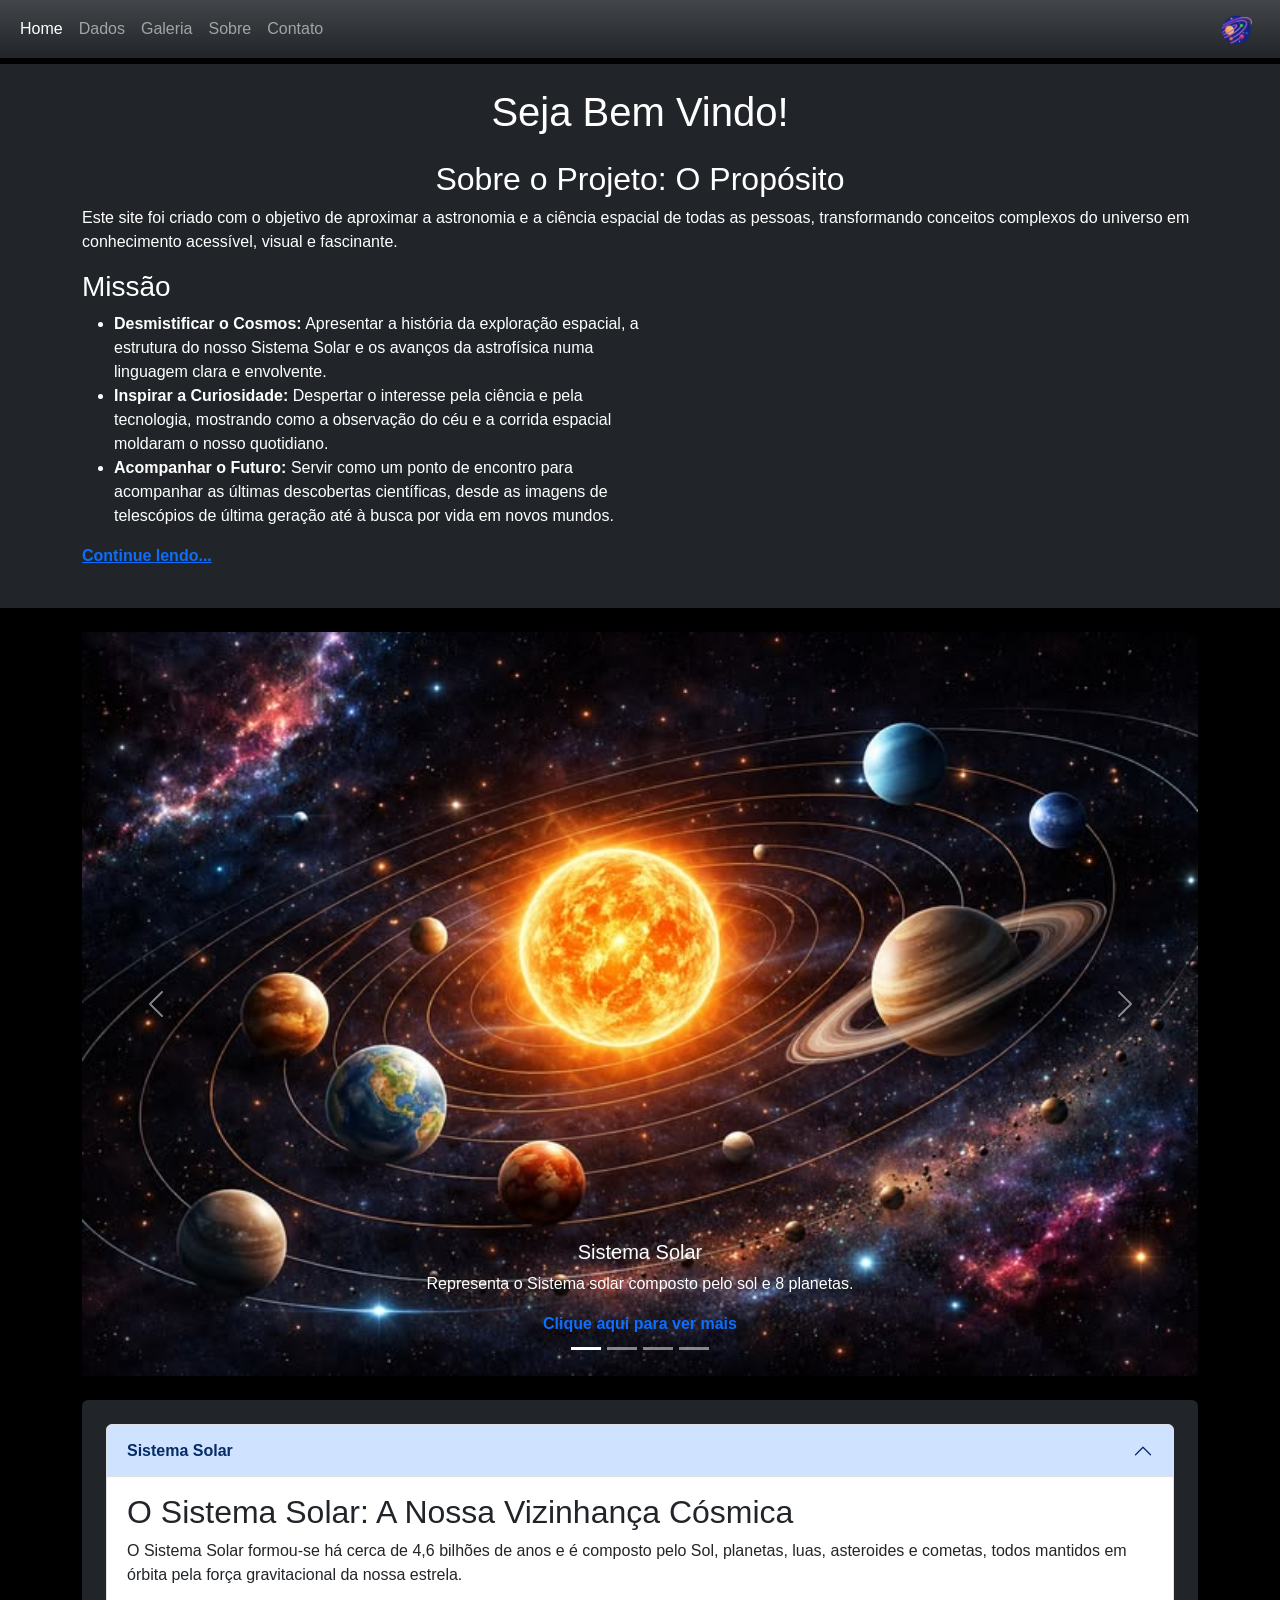
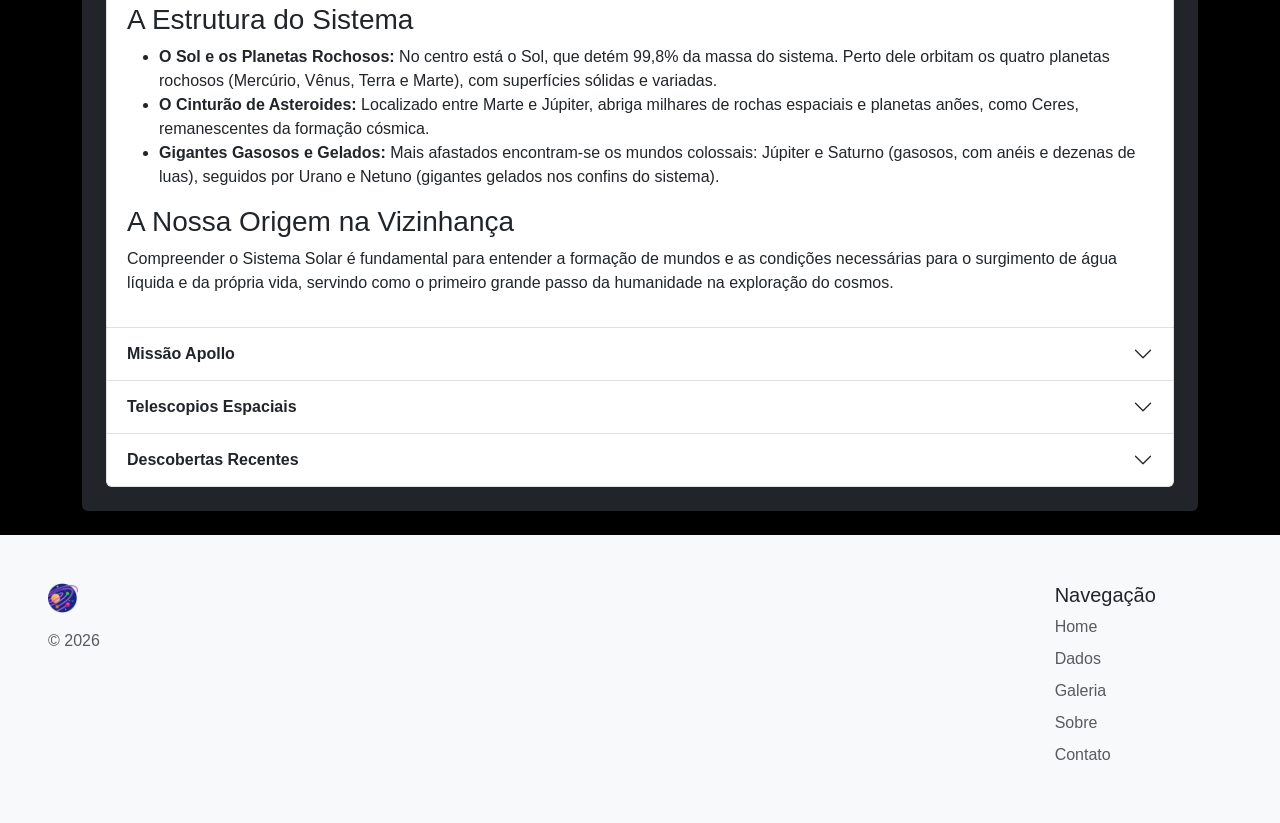
<file: index.html>
<!doctype html>
<html lang="en">

<head>
    <meta charset="utf-8">
    <meta name="viewport" content="width=device-width, initial-scale=1">
    <title>HOME</title>
    <link href="https://cdn.jsdelivr.net/npm/bootstrap@5.3.3/dist/css/bootstrap.min.css" rel="stylesheet"
        integrity="sha384-QWTKZyjpPEjISv5WaRU9OFeRpok6YctnYmDr5pNlyT2bRjXh0JMhjY6hW+ALEwIH" crossorigin="anonymous">
    <link rel="stylesheet" href="./css/style.css">
</head>

<body>
    <header class="fixed-top">
        <nav class="navbar navbar-expand-md navbar-dark bg-dark bg-gradient">
            <div class="container-fluid">
                <button class="navbar-toggler" type="button" data-bs-toggle="collapse" data-bs-target="#navbarCollapse"
                    aria-controls="navbarCollapse" aria-expanded="false" aria-label="Toggle navigation">
                    <span class="navbar-toggler-icon"></span>
                </button>
                <div class="collapse navbar-collapse" id="navbarCollapse">
                    <ul class="navbar-nav me-auto mb-md-0">
                        <li class="nav-item">
                            <a class="nav-link active" aria-current="page" href="index.html">Home</a>
                        </li>
                        <li class="nav-item">
                            <a class="nav-link" href="dados.html">Dados</a>
                        </li>
                        <li class="nav-item">
                            <a class="nav-link" href="galeria.html">Galeria</a>
                        </li>
                        <li class="nav-item">
                            <a class="nav-link" href="sobre.html">Sobre</a>
                        </li>
                        <li class="nav-item">
                            <a class="nav-link" href="contato.html">Contato</a>
                        </li>
                    </ul>
                </div>
                <a class="navbar-brand justify-content-end" href="index.html">
                    <img src="./image/galaxia.png" width="30" height="30">
                </a>
            </div>
        </nav>
    </header>
    <main class="mt-5 pt-3">
        <section class="text-white bg-dark">
            <div class="container py-4">
                <h1 class="text-center mb-4">Seja Bem Vindo!</h1>
                <h2 class="text-center">Sobre o Projeto: O Propósito</h2>
                <p>
                    Este site foi criado com o objetivo de aproximar a astronomia e a ciência espacial de todas as
                    pessoas, transformando conceitos complexos do universo em conhecimento acessível, visual e
                    fascinante.
                </p>
                <div class="col-lg-6 px-0">
                    <h3>Missão</h3>
                    <ul>
                        <li>
                            <strong>Desmistificar o Cosmos:</strong> Apresentar a história da exploração espacial, a
                            estrutura do nosso Sistema Solar e os avanços da astrofísica numa linguagem clara e
                            envolvente.
                        </li>
                        <li>
                            <strong>Inspirar a Curiosidade:</strong> Despertar o interesse pela ciência e pela
                            tecnologia, mostrando como a observação do céu e a corrida espacial moldaram o nosso
                            quotidiano.
                        </li>
                        <li>
                            <strong>Acompanhar o Futuro:</strong> Servir como um ponto de encontro para acompanhar as
                            últimas descobertas científicas, desde as imagens de telescópios de última geração até à
                            busca por vida em novos mundos.
                        </li>
                    </ul>
                    <p>
                        <a href="#secao_1" class="fw-bold">Continue lendo...</a>
                    </p>
                </div>
            </div>
        </section>
        <section id="carouselExampleCaptions" class="carousel slide container mt-4">
            <div class="carousel-indicators">
                <button type="button" data-bs-target="#carouselExampleCaptions" data-bs-slide-to="0" class="active"
                    aria-current="true" aria-label="Slide 1"></button>
                <button type="button" data-bs-target="#carouselExampleCaptions" data-bs-slide-to="1"
                    aria-label="Slide 2"></button>
                <button type="button" data-bs-target="#carouselExampleCaptions" data-bs-slide-to="2"
                    aria-label="Slide 3"></button>
                <button type="button" data-bs-target="#carouselExampleCaptions" data-bs-slide-to="3"
                    aria-label="Slide 4"></button>
            </div>
            <div class="carousel-inner">
                <div class="carousel-item active">
                    <img src="./image/sistema-solar.jpg" class="d-block w-100">
                    <div class="carousel-caption d-none d-md-block">
                        <h5>Sistema Solar</h5>
                        <p>Representa o Sistema solar composto pelo sol e 8 planetas.</p>
                        <a class="text-decoration-none fw-bold" href="#secao_1">Clique aqui para ver mais</a>
                    </div>
                </div>
                <div class="carousel-item">
                    <img src="./image/missao-apollo.jpg" class="d-block w-100">
                    <div class="carousel-caption d-none d-md-block">
                        <h5>Missao Apollo</h5>
                        <p>Missao historico do homem na lua</p>
                        <a class="text-decoration-none fw-bold" href="#secao_2">Clique aqui para ver mais</a>
                    </div>
                </div>
                <div class="carousel-item">
                    <img src="./image/telescopio.jpg" class="d-block w-100">
                    <div class="carousel-caption d-none d-md-block">
                        <h5>Telescopio Espacial</h5>
                        <p>Telescopios para observação do espaço.</p>
                        <a class="text-decoration-none fw-bold" href="#secao_3">Clique aqui para ver mais</a>
                    </div>
                </div>
                <div class="carousel-item">
                    <img src="./image/buraco-negro.jpg" class="d-block w-100">
                    <div class="carousel-caption d-none d-md-block">
                        <h5>Descobertas Recentes</h5>
                        <p>Descobertas visuais recentes de um buraco negro.</p>
                        <a class="text-decoration-none fw-bold" href="#secao_4">Clique aqui para ver mais</a>
                    </div>
                </div>
            </div>
            <button class="carousel-control-prev" type="button" data-bs-target="#carouselExampleCaptions"
                data-bs-slide="prev">
                <span class="carousel-control-prev-icon" aria-hidden="true"></span>
                <span class="visually-hidden">Previous</span>
            </button>
            <button class="carousel-control-next" type="button" data-bs-target="#carouselExampleCaptions"
                data-bs-slide="next">
                <span class="carousel-control-next-icon" aria-hidden="true"></span>
                <span class="visually-hidden">Next</span>
            </button>
        </section>
        <section class="container">
            <div class="p-4 mt-4 rounded bg-dark">
                <div class="accordion" id="accordionExample">
                    <div class="accordion-item" id="secao_1">
                        <h2 class="accordion-header">
                            <button class="accordion-button" type="button" data-bs-toggle="collapse"
                                data-bs-target="#collapseOne" aria-expanded="true" aria-controls="collapseOne">
                                <strong>Sistema Solar</strong>
                            </button>
                        </h2>
                        <div id="collapseOne" class="accordion-collapse collapse show"
                            data-bs-parent="#accordionExample">
                            <div class="accordion-body">
                                <h2>O Sistema Solar: A Nossa Vizinhança Cósmica</h2>
                                <p>
                                    O Sistema Solar formou-se há cerca de 4,6 bilhões de anos e é composto pelo Sol,
                                    planetas, luas, asteroides e cometas, todos mantidos em órbita pela força
                                    gravitacional
                                    da nossa estrela.
                                </p>
                                <h3>A Estrutura do Sistema</h3>
                                <ul>
                                    <li>
                                        <strong>O Sol e os Planetas Rochosos:</strong> No centro está o Sol, que detém
                                        99,8%
                                        da massa do sistema. Perto dele orbitam os quatro planetas rochosos (Mercúrio,
                                        Vênus, Terra e Marte), com superfícies sólidas e variadas.
                                    </li>
                                    <li>
                                        <strong>O Cinturão de Asteroides:</strong> Localizado entre Marte e Júpiter,
                                        abriga
                                        milhares de rochas espaciais e planetas anões, como Ceres, remanescentes da
                                        formação
                                        cósmica.
                                    </li>
                                    <li>
                                        <strong>Gigantes Gasosos e Gelados:</strong> Mais afastados encontram-se os
                                        mundos
                                        colossais: Júpiter e Saturno (gasosos, com anéis e dezenas de luas), seguidos
                                        por
                                        Urano e Netuno (gigantes gelados nos confins do sistema).
                                    </li>
                                </ul>
                                <h3>A Nossa Origem na Vizinhança</h3>
                                <p>
                                    Compreender o Sistema Solar é fundamental para entender a formação de mundos e as
                                    condições necessárias para o surgimento de água líquida e da própria vida, servindo
                                    como
                                    o primeiro grande passo da humanidade na exploração do cosmos.

                                </p>
                            </div>
                        </div>
                    </div>
                    <div class="accordion-item" id="secao_2">
                        <h2 class="accordion-header">
                            <button class="accordion-button collapsed" type="button" data-bs-toggle="collapse"
                                data-bs-target="#collapseTwo" aria-expanded="false" aria-controls="collapseTwo">
                                <strong>Missão Apollo</strong>
                            </button>
                        </h2>
                        <div id="collapseTwo" class="accordion-collapse collapse" data-bs-parent="#accordionExample">
                            <div class="accordion-body">
                                <h2>O Programa Apollo: A Conquista da Lua</h2>
                                <p>
                                    O Programa Apollo foi um dos marcos mais extraordinários da história da humanidade.
                                    Desenvolvido pela NASA entre 1961 e 1972, o projeto nasceu no auge da Corrida
                                    Espacial
                                    com o objetivo ousado de pousar seres humanos na Lua e trazê-los em segurança de
                                    volta à
                                    Terra.
                                </p>
                                <h3>Principais Marcos Históricos</h3>
                                <ul>
                                    <li>
                                        <strong>Apollo 11 (1969):</strong> Em 20 de julho de 1969, o módulo lunar Eagle
                                        pousou na superfície lunar. Neil Armstrong e Buzz Aldrin tornaram-se os
                                        primeiros
                                        humanos a caminhar na Lua, eternizando a frase: "Um pequeno passo para o homem,
                                        um
                                        salto gigante para a humanidade".
                                    </li>
                                    <li>
                                        <strong>O Foguetão Saturn V:</strong> Para vencer a gravidade da Terra, os
                                        engenheiros criaram o Saturn V, o foguetão mais potente alguma vez construído
                                        com
                                        sucesso até então, com mais de 110 metros de altura.
                                    </li>
                                    <li>
                                        <strong>Ciência e Exploração:</strong> Ao longo de seis missões bem-sucedidas,
                                        12
                                        astronautas caminharam no solo lunar. Eles realizaram experiências científicas,
                                        instalaram sismógrafos e recolheram mais de 380 kg de rochas e poeira lunar para
                                        estudo.
                                    </li>
                                </ul>
                                <h3>O Legado para o Futuro</h3>
                                <p>
                                    O sucesso do Programa Apollo revolucionou a tecnologia global, impulsionando avanços
                                    na
                                    informática, ciência de materiais e engenharia aerospacial.

                                    Mais do que uma vitória técnica, a missão provou que a humanidade pode alcançar
                                    horizontes além do seu próprio planeta. Hoje, o legado da Apollo inspira o programa
                                    Artemis, que prepara o regresso do ser humano à Lua e a futura exploração de Marte.
                                </p>
                            </div>
                        </div>
                    </div>
                    <div class="accordion-item" id="secao_3">
                        <h2 class="accordion-header">
                            <button class="accordion-button collapsed" type="button" data-bs-toggle="collapse"
                                data-bs-target="#collapseThree" aria-expanded="false" aria-controls="collapseThree">
                                <strong>Telescopios Espaciais</strong>
                            </button>
                        </h2>
                        <div id="collapseThree" class="accordion-collapse collapse" data-bs-parent="#accordionExample">
                            <div class="accordion-body">
                                <h2>Os Telescópios Espaciais: Janelas para o Cosmos Profundo</h2>
                                <p>
                                    A atmosfera da Terra é essencial para a vida, mas para os astrónomos, ela funciona
                                    como
                                    um verdadeiro filtro que bloqueia ou distorce a luz que vem das estrelas e galáxias
                                    distantes. Para superar esta barreira, a humanidade colocou os seus olhos mais
                                    potentes
                                    em órbita ao redor da Terra, inaugurando uma nova era de descobertas astronómicas
                                    livres
                                    de interferências atmosféricas.
                                </p>
                                <h3>Os Grandes Observatórios do Espaço</h3>
                                <ul>
                                    <li>
                                        <strong>O Telescópio Espacial Hubble (1990):</strong> Verdadeiro ícone da
                                        ciência
                                        moderna, o Hubble revolucionou a astronomia ao capturar imagens de alta
                                        resolução no
                                        espectro visível e ultravioleta. Ele ajudou a calcular com precisão a idade e a
                                        expansão do universo, além de revelar detalhes impressionantes de nebulosas,
                                        galáxias distantes e buracos negros.
                                    </li>
                                    <li>
                                        <strong>O Telescópio Espacial James Webb (2021):</strong> O observatório
                                        espacial
                                        mais poderoso já construído. O James Webb opera primariamente no infravermelho,
                                        permitindo-lhe espreitar através de nuvens densas de poeira cósmica. Ele é capaz
                                        de
                                        capturar a luz das primeiras galáxias formadas após o Big Bang e estudar as
                                        atmosferas de exoplanetas em detalhe inédito.
                                    </li>
                                    <li>
                                        <strong>Telescópios Especializados (Chandra e Spitzer):</strong> Além da luz
                                        visível, instrumentos dedicados a capturar raios X, raios gama e radiação
                                        infravermelha permitiram aos cientistas observar os fenómenos mais energéticos e
                                        violentos do universo, como supernovas e colisões de estrelas de neutrões.
                                    </li>
                                </ul>
                                <h3>O Impacto na Nossa Compreensão do Universo</h3>
                                <p>
                                    Graças aos telescópios espaciais, a nossa visão do cosmos mudou radicalmente.
                                    Deixámos
                                    de ver o céu apenas como pontos luminosos estáticos e passámos a compreender um
                                    universo
                                    dinâmico, em expansão, repleto de sistemas planetários, buracos negros supermassivos
                                    e
                                    estruturas galácticas colossais.

                                    Estes observatórios orbitais continuam a alargar os limites do conhecimento humano,
                                    aproximando-nos cada vez mais de responder à eterna pergunta: Quais são as origens
                                    do
                                    universo e estamos sozinhos nele?
                                </p>
                            </div>
                        </div>
                    </div>
                    <div class="accordion-item" id="secao_4">
                        <h2 class="accordion-header">
                            <button class="accordion-button collapsed" type="button" data-bs-toggle="collapse"
                                data-bs-target="#collapseFour" aria-expanded="false" aria-controls="collapseFour">
                                <strong>Descobertas Recentes</strong>
                            </button>
                        </h2>
                        <div id="collapseFour" class="accordion-collapse collapse" data-bs-parent="#accordionExample">
                            <div class="accordion-body">
                                <h2>Descobertas Recentes: Os Novos Horizontes da Astronomia</h2>
                                <p>
                                    A astronomia vive atualmente a sua era de ouro. Com o avanço tecnológico de
                                    supercomputadores, interferômetros terrestres e observatórios espaciais de última
                                    geração, a humanidade tem testemunhado revelações científicas que pareciam
                                    impossíveis
                                    há poucas décadas.
                                </p>
                                <h3>O Marco Histórico: A Primeira Foto de um Buraco Negro</h3>
                                <p>
                                    Um dos momentos mais emblemáticos da ciência moderna foi a revelação da primeira
                                    fotografia direta de um buraco negro, capturada pelo Event Horizon Telescope (EHT).
                                <ul>
                                    <li>
                                        <strong>O Gigante de Messier 87 (M87*):</strong> Em 2019, a colaboração
                                        internacional divulgou a imagem da silhueta escura de um buraco negro
                                        supermassivo
                                        no centro da galáxia M87, cercado por um anel brilhante de plasma superaquecido.
                                    </li>
                                    <li>
                                        <strong>O Coração da Via Láctea (Sagitário A*):</strong> Em 2022, o mesmo feito
                                        foi
                                        repetido com sucesso para fotografar o buraco negro supermassivo localizado bem
                                        no
                                        centro da nossa própria galáxia, provando que estes monstros gravitacionais são
                                        reais e comuns no universo.
                                    </li>
                                </ul>
                                </p>
                                <h3>A Era dos Exoplanetas e Mundos Habitáveis</h3>
                                <p>
                                    A busca por planetas fora do nosso Sistema Solar explodiu nos últimos anos. Os
                                    cientistas já confirmaram a existência de milhares de exoplanetas.
                                <ul>
                                    <li>
                                        <strong>Zonas Habitáveis:</strong> Telescópios avançados conseguem hoje detetar
                                        mundos rochosos do tamanho da Terra orbitando outras estrelas a dezenas ou
                                        centenas
                                        de anos-luz, avaliando se encontram na "zona habitável" (onde a água líquida
                                        pode
                                        existir).
                                    </li>
                                    <li>
                                        <strong>Análise Atmosférica:</strong> Com o auxílio do Telescópio James Webb,
                                        astrónomos começaram a analisar a composição química das atmosferas de
                                        exoplanetas à
                                        procura de bioassinaturas — gases que possam indicar a presença de vida.
                                    </li>
                                </ul>
                                </p>
                                <h3>Ondas Gravitacionais: Ouvindo o Universo</h3>
                                <p>
                                    Além de enxergar o cosmos através da luz, a humanidade aprendeu a "ouvir" o espaço.
                                    A
                                    deteção de ondas gravitacionais — pequenas ondulações no tecido do espaço-tempo
                                    previstas por Albert Einstein — abriu um novo sentido para a astrofísica. Hoje,
                                    cientistas conseguem registar o violento eco cósmico gerado pela colisão de buracos
                                    negros e estrelas de neutrões a milhares de milhões de anos-luz de distância.

                                    Estas descobertas recentes mostram que o universo é muito mais dinâmico, misterioso
                                    e
                                    surpreendente do que imaginávamos, redefinindo constantemente o lugar da humanidade
                                    no
                                    cosmos.
                                </p>
                            </div>
                        </div>
                    </div>
                </div>
            </div>
        </section>
    </main>
    <footer>
        <div class="p-5 mt-4 bg-light">
            <div class="row">
                <div class="col-sm-10">
                    <a href="index.html" class="col-1 text-decoration-none">
                        <img src="./image/galaxia.png" width="30" height="30">
                    </a>
                    <p class="mt-3 text-body-secondary">© 2026</p>
                </div>
                <div class="col-sm-2">
                    <h5>Navegação</h5>
                    <ul class="nav flex-column">
                        <li class="col-sm-1 nav-item mb-2">
                            <a href="index.html" class="nav-link p-0 text-body-secondary">Home</a>
                        </li>
                        <li class="col-sm-1 nav-item mb-2">
                            <a href="dados.html" class="nav-link p-0 text-body-secondary">Dados</a>
                        </li>
                        <li class="col-sm-1 nav-item mb-2">
                            <a href="galeria.html" class="nav-link p-0 text-body-secondary">Galeria</a>
                        </li>
                        <li class="col-sm-1 nav-item mb-2">
                            <a href="sobre.html" class="nav-link p-0 text-body-secondary">Sobre</a>
                        </li>
                        <li class="col-sm-1 nav-item mb-2">
                            <a href="contato.html" class="nav-link p-0 text-body-secondary">Contato</a>
                        </li>
                    </ul>
                </div>
            </div>
        </div>
    </footer>
    <script src="https://cdn.jsdelivr.net/npm/bootstrap@5.3.3/dist/js/bootstrap.bundle.min.js"
        integrity="sha384-YvpcrYf0tY3lHB60NNkmXc5s9fDVZLESaAA55NDzOxhy9GkcIdslK1eN7N6jIeHz"
        crossorigin="anonymous"></script>
</body>

</html>
</file>
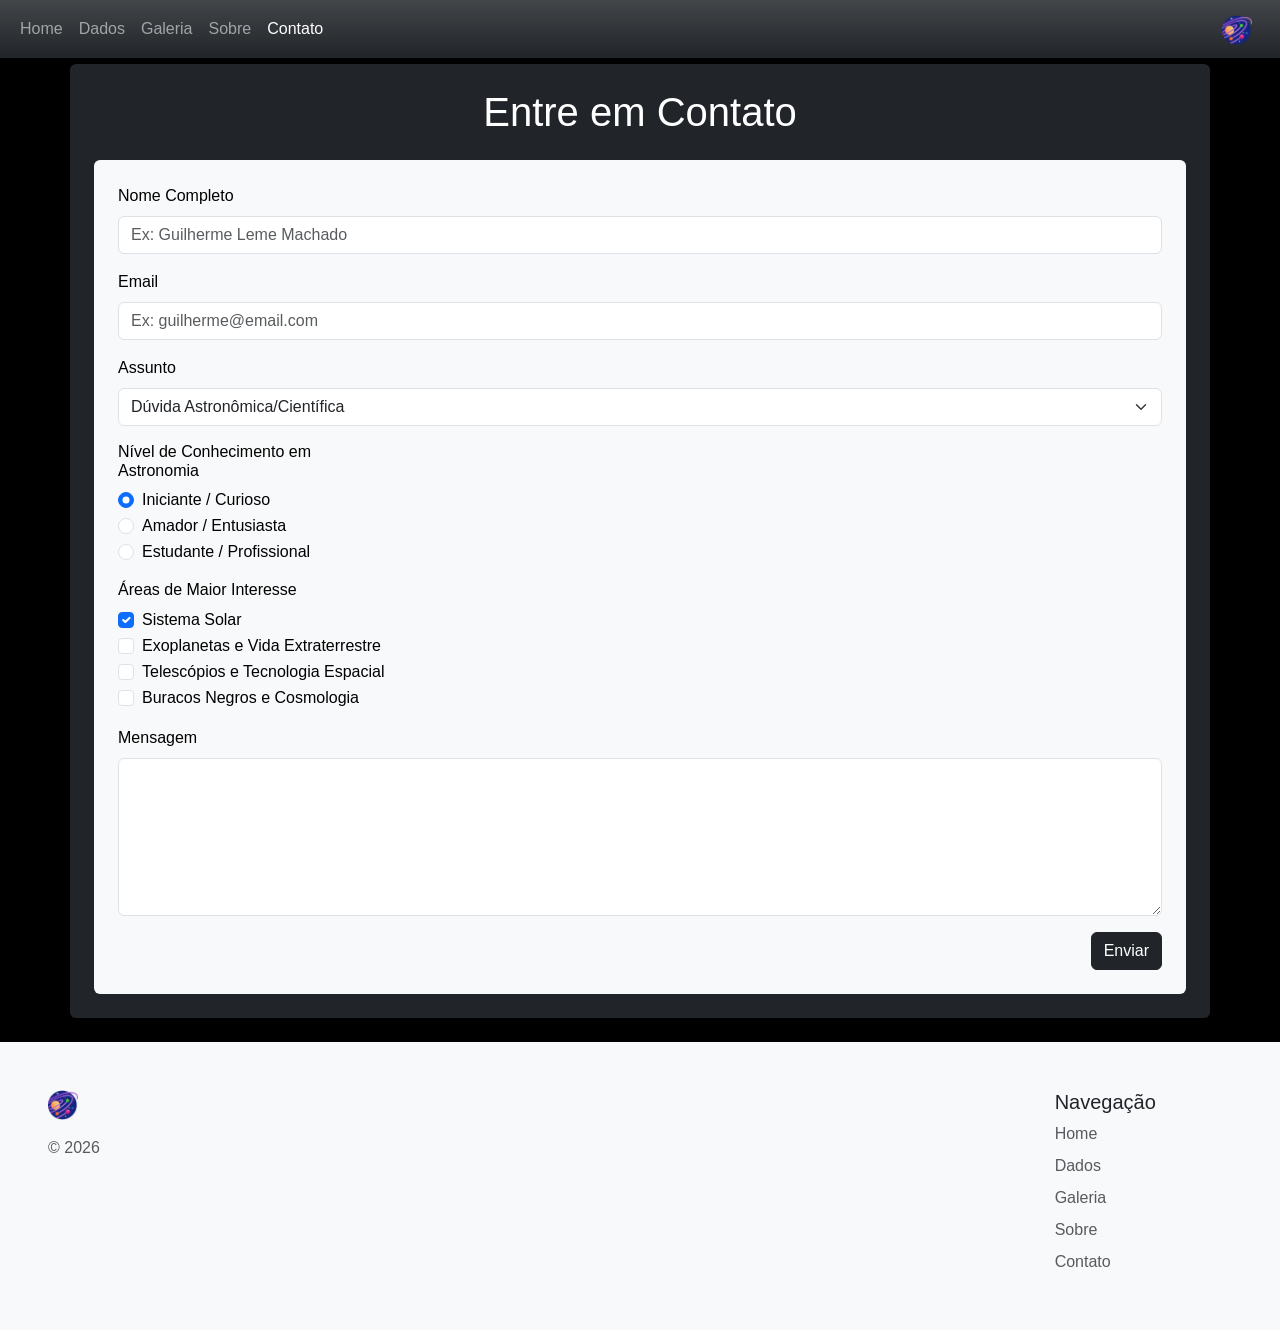
<file: contato.html>
<!doctype html>
<html lang="en">

<head>
    <meta charset="utf-8">
    <meta name="viewport" content="width=device-width, initial-scale=1">
    <title>CONTATO</title>
    <link href="https://cdn.jsdelivr.net/npm/bootstrap@5.3.8/dist/css/bootstrap.min.css" rel="stylesheet"
        integrity="sha384-sRIl4kxILFvY47J16cr9ZwB07vP4J8+LH7qKQnuqkuIAvNWLzeN8tE5YBujZqJLB" crossorigin="anonymous">
    <link rel="stylesheet" href="./css/style.css">
</head>

<body>
    <header class="fixed-top">
        <nav class="navbar navbar-expand-md navbar-dark bg-dark bg-gradient">
            <div class="container-fluid">
                <button class="navbar-toggler" type="button" data-bs-toggle="collapse" data-bs-target="#navbarCollapse"
                    aria-controls="navbarCollapse" aria-expanded="false" aria-label="Toggle navigation">
                    <span class="navbar-toggler-icon"></span>
                </button>
                <div class="collapse navbar-collapse" id="navbarCollapse">
                    <ul class="navbar-nav me-auto mb-md-0">
                        <li class="nav-item">
                            <a class="nav-link" href="index.html">Home</a>
                        </li>
                        <li class="nav-item">
                            <a class="nav-link" href="dados.html">Dados</a>
                        </li>
                        <li class="nav-item">
                            <a class="nav-link" href="galeria.html">Galeria</a>
                        </li>
                        <li class="nav-item">
                            <a class="nav-link" href="sobre.html">Sobre</a>
                        </li>
                        <li class="nav-item">
                            <a class="nav-link active" aria-current="page" href="contato.html">Contato</a>
                        </li>
                    </ul>
                </div>
                <a class="navbar-brand justify-content-end" href="index.html">
                    <img src="./image/galaxia.png" width="30" height="30">
                </a>
            </div>
        </nav>
    </header>
    <main class="container mt-5 pt-3">
        <section class="row">
            <form class="col-12 p-4 text-white rounded bg-dark">
                <h1 class="text-center">Entre em Contato</h1>
                <div class="mt-4 p-4 rounded text-black bg-light">
                    <div class="mb-3">
                        <label for="nome" class="form-label">Nome Completo</label>
                        <input type="text" class="form-control" id="nome" placeholder="Ex: Guilherme Leme Machado"
                            required>
                    </div>
                    <div class="mb-3">
                        <label for="email" class="form-label">Email</label>
                        <input type="email" class="form-control" id="email" placeholder="Ex: guilherme@email.com"
                            required>
                    </div>
                    <div class="mb-3">
                        <label for="assunto" class="form-label">Assunto</label>
                        <select class="form-select" id="assunto">
                            <option selected value="1">Dúvida Astronômica/Científica</option>
                            <option value="2">Sugestão de Conteúdo para o Site</option>
                            <option value="3">Reportar Erro ou Correção</option>
                            <option value="4">Parcerias ou Projetos Acadêmicos</option>
                            <option value="5">Outro Assunto</option>
                        </select>
                    </div>
                    <div class="col-sm-3 mb-3">
                        <h6>Nível de Conhecimento em Astronomia</h6>
                        <div class="form-check mt-2">
                            <input type="radio" class="form-check-input" name="conhecimento" id="radio_1" checked>
                            <label for="radio_1" class="form-check-label">
                                Iniciante / Curioso
                            </label>
                        </div>
                        <div class="form-check">
                            <input type="radio" class="form-check-input" name="conhecimento" id="radio_2">
                            <label for="radio_2" class="form-check-label">
                                Amador / Entusiasta
                            </label>
                        </div>
                        <div class="form-check">
                            <input type="radio" class="form-check-input" name="conhecimento" id="radio_3">
                            <label for="radio_3" class="form-check-label">
                                Estudante / Profissional
                            </label>
                        </div>
                    </div>
                    <div class="col-sm-4 mb-3">
                        <h6>Áreas de Maior Interesse</h6>
                        <div class="form-check mt-2">
                            <input type="checkbox" class="form-check-input" id="checkbox_1" checked>
                            <label for="checkbox_1" class="form-check-label">
                                Sistema Solar
                            </label>
                        </div>
                        <div class="form-check">
                            <input type="checkbox" class="form-check-input" id="checkbox_2">
                            <label for="checkbox_2" class="form-check-label">
                                Exoplanetas e Vida Extraterrestre
                            </label>
                        </div>
                        <div class="form-check">
                            <input type="checkbox" class="form-check-input" id="checkbox_3">
                            <label for="checkbox_3" class="form-check-label">
                                Telescópios e Tecnologia Espacial
                            </label>
                        </div>
                        <div class="form-check">
                            <input type="checkbox" class="form-check-input" id="checkbox_4">
                            <label for="checkbox_4" class="form-check-label">
                                Buracos Negros e Cosmologia
                            </label>
                        </div>
                    </div>
                    <div class="mb-3">
                        <label for="mensagem" class="form-label">Mensagem</label>
                        <textarea class="form-control" id="mensagem" rows="6" required></textarea>
                    </div>
                    <div class="col-sm-12 text-end">
                        <button class="btn btn-dark" type="submit">Enviar</button>
                    </div>
                </div>
            </form>
        </section>
    </main>
    <footer>
        <div class="p-5 mt-4 bg-light">
            <div class="row">
                <div class="col-sm-10">
                    <a href="index.html" class="col-1 text-decoration-none">
                        <img src="./image/galaxia.png" width="30" height="30">
                    </a>
                    <p class="mt-3 text-body-secondary">© 2026</p>
                </div>
                <div class="col-sm-2">
                    <h5>Navegação</h5>
                    <ul class="nav flex-column">
                        <li class="col-sm-1 nav-item mb-2">
                            <a href="index.html" class="nav-link p-0 text-body-secondary">Home</a>
                        </li>
                        <li class="col-sm-1 nav-item mb-2">
                            <a href="dados.html" class="nav-link p-0 text-body-secondary">Dados</a>
                        </li>
                        <li class="col-sm-1 nav-item mb-2">
                            <a href="galeria.html" class="nav-link p-0 text-body-secondary">Galeria</a>
                        </li>
                        <li class="col-sm-1 nav-item mb-2">
                            <a href="sobre.html" class="nav-link p-0 text-body-secondary">Sobre</a>
                        </li>
                        <li class="col-sm-1 nav-item mb-2">
                            <a href="contato.html" class="nav-link p-0 text-body-secondary">Contato</a>
                        </li>
                    </ul>
                </div>
            </div>
        </div>
    </footer>
    <script src="https://cdn.jsdelivr.net/npm/bootstrap@5.3.8/dist/js/bootstrap.bundle.min.js"
        integrity="sha384-FKyoEForCGlyvwx9Hj09JcYn3nv7wiPVlz7YYwJrWVcXK/BmnVDxM+D2scQbITxI"
        crossorigin="anonymous"></script>
</body>

</html>
</file>
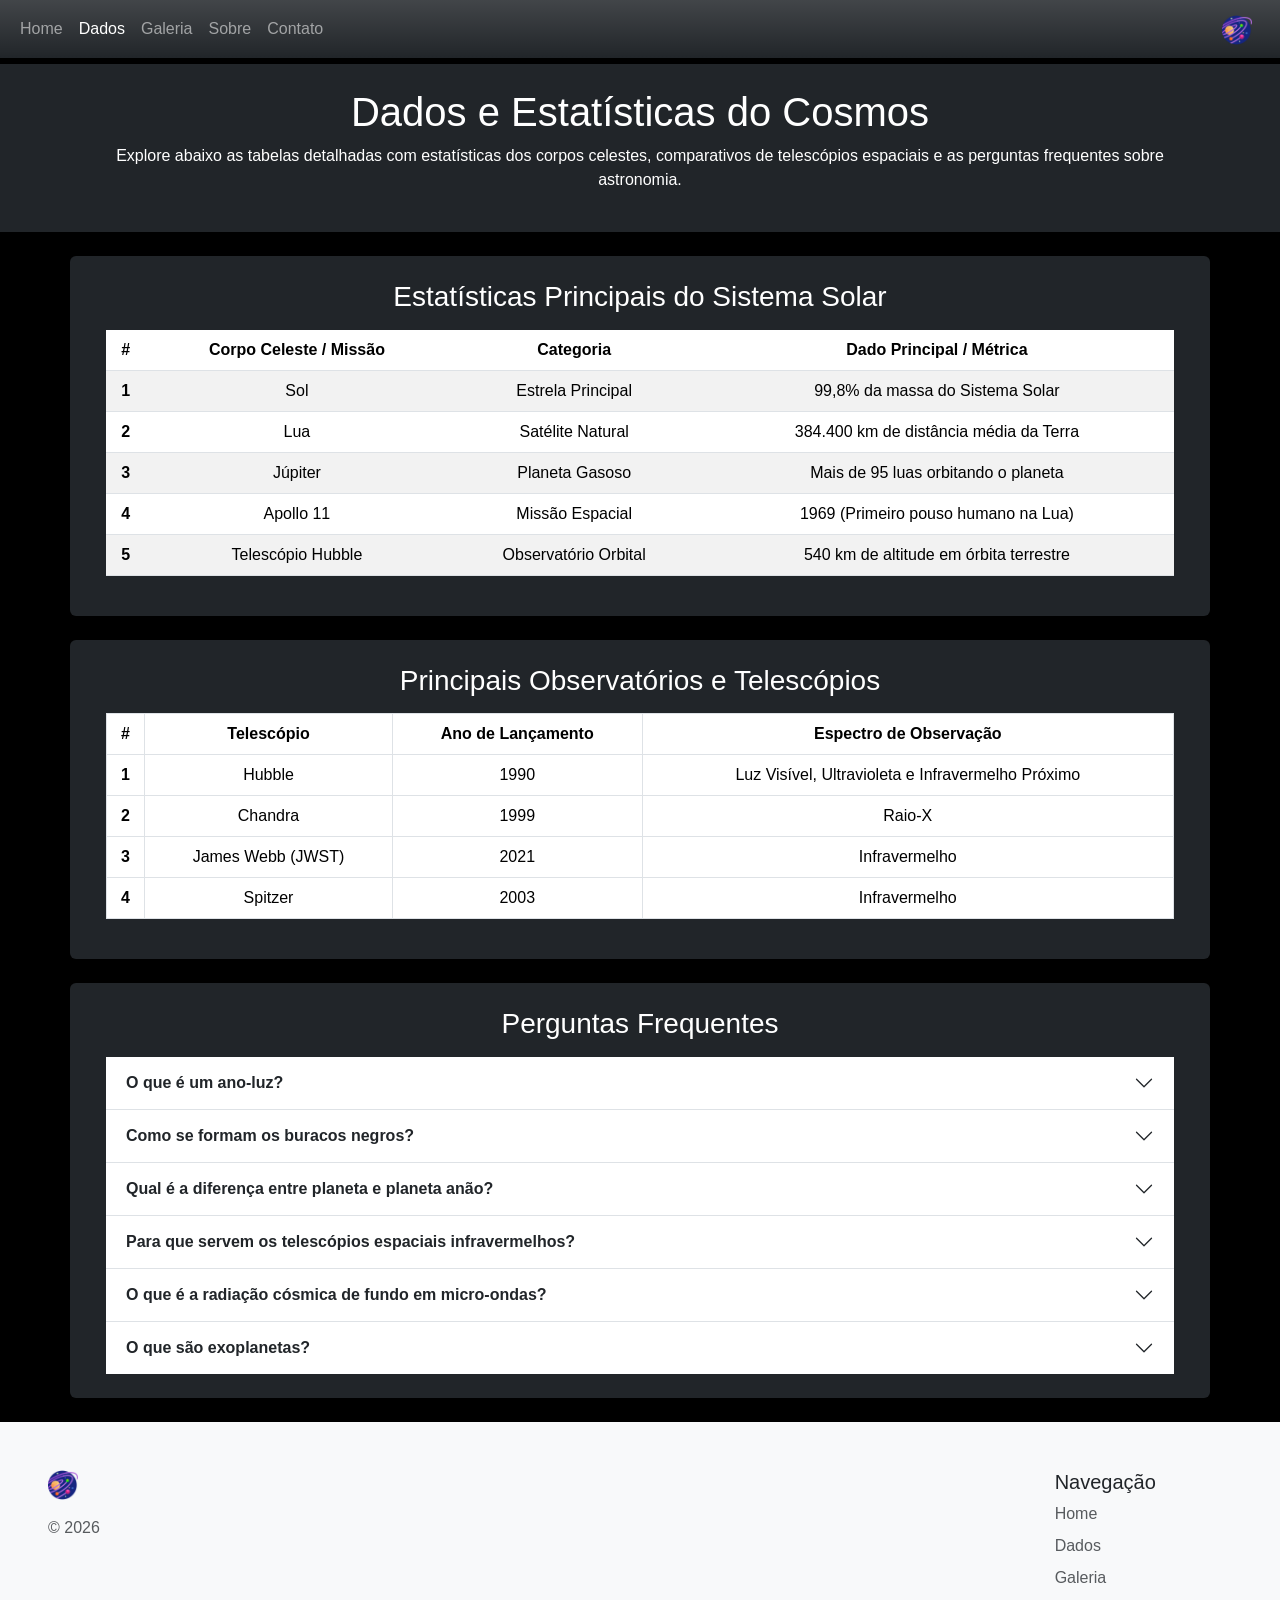
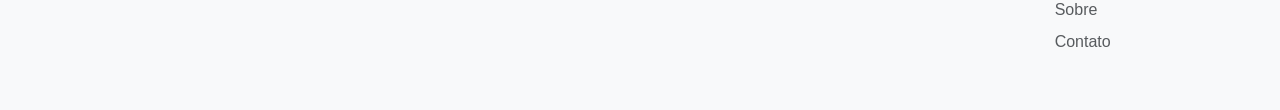
<file: dados.html>
<!doctype html>
<html lang="en">

<head>
    <meta charset="utf-8">
    <meta name="viewport" content="width=device-width, initial-scale=1">
    <title>DADOS</title>
    <link href="https://cdn.jsdelivr.net/npm/bootstrap@5.3.8/dist/css/bootstrap.min.css" rel="stylesheet"
        integrity="sha384-sRIl4kxILFvY47J16cr9ZwB07vP4J8+LH7qKQnuqkuIAvNWLzeN8tE5YBujZqJLB" crossorigin="anonymous">
    <link rel="stylesheet" href="./css/style.css">
</head>

<body>
    <header class="fixed-top">
        <nav class="navbar navbar-expand-md navbar-dark bg-dark bg-gradient">
            <div class="container-fluid">
                <button class="navbar-toggler" type="button" data-bs-toggle="collapse" data-bs-target="#navbarCollapse"
                    aria-controls="navbarCollapse" aria-expanded="false" aria-label="Toggle navigation">
                    <span class="navbar-toggler-icon"></span>
                </button>
                <div class="collapse navbar-collapse" id="navbarCollapse">
                    <ul class="navbar-nav me-auto mb-md-0">
                        <li class="nav-item">
                            <a class="nav-link" href="index.html">Home</a>
                        </li>
                        <li class="nav-item">
                            <a class="nav-link active" aria-current="page" href="dados.html">Dados</a>
                        </li>
                        <li class="nav-item">
                            <a class="nav-link" href="galeria.html">Galeria</a>
                        </li>
                        <li class="nav-item">
                            <a class="nav-link" href="sobre.html">Sobre</a>
                        </li>
                        <li class="nav-item">
                            <a class="nav-link" href="contato.html">Contato</a>
                        </li>
                    </ul>
                </div>
                <a class="navbar-brand justify-content-end" href="index.html">
                    <img src="./image/galaxia.png" width="30" height="30">
                </a>
            </div>
        </nav>
    </header>
    <main class="mt-5 pt-3">
        <section class="text-white bg-dark">
            <div class="container py-4">
                <h1 class="text-center">Dados e Estatísticas do Cosmos</h1>
                <p class="text-center">
                    Explore abaixo as tabelas detalhadas com estatísticas dos corpos celestes, comparativos de
                    telescópios espaciais e as perguntas frequentes sobre astronomia.
                </p>
            </div>
        </section>
        <section class="container">
            <div class="row p-4 mt-4 rounded bg-dark">
                <h3 class="col-lg-12 text-white text-center mb-3">Estatísticas Principais do Sistema Solar</h3>
                <div class="table-responsive">
                    <table class="table text-center table-striped">
                        <thead>
                            <tr>
                                <th scope="col">#</th>
                                <th scope="col">Corpo Celeste / Missão</th>
                                <th scope="col">Categoria</th>
                                <th scope="col">Dado Principal / Métrica</th>
                            </tr>
                        </thead>
                        <tbody>
                            <tr>
                                <th scope="row">1</th>
                                <td>Sol</td>
                                <td>Estrela Principal</td>
                                <td>99,8% da massa do Sistema Solar</td>
                            </tr>
                            <tr>
                                <th scope="row">2</th>
                                <td>Lua</td>
                                <td>Satélite Natural</td>
                                <td>384.400 km de distância média da Terra</td>
                            </tr>
                            <tr>
                                <th scope="row">3</th>
                                <td>Júpiter</td>
                                <td>Planeta Gasoso</td>
                                <td>Mais de 95 luas orbitando o planeta</td>
                            </tr>
                            <tr>
                                <th scope="row">4</th>
                                <td>Apollo 11</td>
                                <td>Missão Espacial</td>
                                <td>1969 (Primeiro pouso humano na Lua)</td>
                            </tr>
                            <tr>
                                <th scope="row">5</th>
                                <td>Telescópio Hubble</td>
                                <td>Observatório Orbital</td>
                                <td>540 km de altitude em órbita terrestre</td>
                            </tr>
                        </tbody>
                    </table>
                </div>
            </div>
        </section>
        <section class="container">
            <div class="row p-4 mt-4 rounded bg-dark">
                <h3 class="col-lg-12 text-white text-center mb-3">Principais Observatórios e Telescópios</h3>
                <div class="table-responsive">
                    <table class="table text-center table-bordered">
                        <thead>
                            <tr>
                                <th scope="col">#</th>
                                <th scope="col">Telescópio</th>
                                <th scope="col">Ano de Lançamento</th>
                                <th scope="col">Espectro de Observação</th>
                            </tr>
                        </thead>
                        <tbody>
                            <tr>
                                <th scope="row">1</th>
                                <td>Hubble</td>
                                <td>1990</td>
                                <td>Luz Visível, Ultravioleta e Infravermelho Próximo</td>
                            </tr>
                            <tr>
                                <th scope="row">2</th>
                                <td>Chandra</td>
                                <td>1999</td>
                                <td>Raio-X</td>
                            </tr>
                            <tr>
                                <th scope="row">3</th>
                                <td>James Webb (JWST)</td>
                                <td>2021</td>
                                <td>Infravermelho</td>
                            </tr>
                            <tr>
                                <th scope="row">4</th>
                                <td>Spitzer</td>
                                <td>2003</td>
                                <td>Infravermelho</td>
                            </tr>
                        </tbody>
                    </table>
                </div>
            </div>
        </section>
        <section class="container mt-4">
            <div class="row p-4 mt-4 rounded bg-dark">
                <h3 class="col-lg-12 text-white text-center mb-3">Perguntas Frequentes</h3>
                <div class="accordion accordion-flush" id="accordionFlushExample">
                    <div class="accordion-item">
                        <h2 class="accordion-header">
                            <button class="accordion-button collapsed" type="button" data-bs-toggle="collapse"
                                data-bs-target="#flush-collapseOne" aria-expanded="false"
                                aria-controls="flush-collapseOne">
                                <strong>O que é um ano-luz?</strong>
                            </button>
                        </h2>
                        <div id="flush-collapseOne" class="accordion-collapse collapse"
                            data-bs-parent="#accordionFlushExample">
                            <div class="accordion-body">Um ano-luz é uma unidade de distância, e não de tempo.
                                Corresponde à
                                distância que a luz viaja no vácuo durante o período de um ano terrestre, o que equivale
                                a
                                aproximadamente 9,46 biliões de quilómetros.</div>
                        </div>
                    </div>
                    <div class="accordion-item">
                        <h2 class="accordion-header">
                            <button class="accordion-button collapsed" type="button" data-bs-toggle="collapse"
                                data-bs-target="#flush-collapseTwo" aria-expanded="false"
                                aria-controls="flush-collapseTwo">
                                <strong>Como se formam os buracos negros?</strong>
                            </button>
                        </h2>
                        <div id="flush-collapseTwo" class="accordion-collapse collapse"
                            data-bs-parent="#accordionFlushExample">
                            <div class="accordion-body">Os buracos negros estelares formam-se quando estrelas massivas
                                esgotam o seu combustível nuclear e sofrem um colapso gravitacional catastrófico sobre
                                si
                                mesmas, comprimindo toda a matéria num ponto de densidade infinita conhecido como
                                singularidade.</div>
                        </div>
                    </div>
                    <div class="accordion-item">
                        <h2 class="accordion-header">
                            <button class="accordion-button collapsed" type="button" data-bs-toggle="collapse"
                                data-bs-target="#flush-collapseThree" aria-expanded="false"
                                aria-controls="flush-collapseThree">
                                <strong>Qual é a diferença entre planeta e planeta anão?</strong>
                            </button>
                        </h2>
                        <div id="flush-collapseThree" class="accordion-collapse collapse"
                            data-bs-parent="#accordionFlushExample">
                            <div class="accordion-body">De acordo com a União Astronómica Internacional, um planeta deve
                                orbitar o Sol, ter massa suficiente para assumir uma forma hidrostática arredondada e
                                ter
                                limpo a vizinhança ao redor da sua órbita. Os planetas anões, como Plutão, partilham a
                                sua
                                órbita com outros corpos celestes de tamanhos semelhantes.</div>
                        </div>
                    </div>
                    <div class="accordion-item">
                        <h2 class="accordion-header">
                            <button class="accordion-button collapsed" type="button" data-bs-toggle="collapse"
                                data-bs-target="#flush-collapseFour" aria-expanded="false"
                                aria-controls="flush-collapseFour">
                                <strong>Para que servem os telescópios espaciais infravermelhos?</strong>
                            </button>
                        </h2>
                        <div id="flush-collapseFour" class="accordion-collapse collapse"
                            data-bs-parent="#accordionFlushExample">
                            <div class="accordion-body">Telescópios como o James Webb operam no infravermelho para
                                conseguir
                                enxergar através de densas nuvens de poeira cósmica onde nascem novas estrelas, além de
                                capturar a luz extremamente deslocada (desvio para o vermelho) das galáxias mais antigas
                                do
                                universo primitivo.</div>
                        </div>
                    </div>
                    <div class="accordion-item">
                        <h2 class="accordion-header">
                            <button class="accordion-button collapsed" type="button" data-bs-toggle="collapse"
                                data-bs-target="#flush-collapseFive" aria-expanded="false"
                                aria-controls="flush-collapseFive">
                                <strong>O que é a radiação cósmica de fundo em micro-ondas?</strong>
                            </button>
                        </h2>
                        <div id="flush-collapseFive" class="accordion-collapse collapse"
                            data-bs-parent="#accordionFlushExample">
                            <div class="accordion-body">É o eco térmico remanescente dos primórdios do universo, logo
                                após o
                                Big Bang. Esta radiação preenche todo o cosmos uniformemente e serve como uma das
                                principais
                                provas científicas da teoria da expansão do universo.</div>
                        </div>
                    </div>
                    <div class="accordion-item">
                        <h2 class="accordion-header">
                            <button class="accordion-button collapsed" type="button" data-bs-toggle="collapse"
                                data-bs-target="#flush-collapseSix" aria-expanded="false"
                                aria-controls="flush-collapseSix">
                                <strong>O que são exoplanetas?</strong>
                            </button>
                        </h2>
                        <div id="flush-collapseSix" class="accordion-collapse collapse"
                            data-bs-parent="#accordionFlushExample">
                            <div class="accordion-body">Exoplanetas são planetas que orbitam estrelas que não pertencem
                                ao
                                nosso Sistema Solar. A sua deteção é fundamental para estudar a diversidade de sistemas
                                planetários na galáxia e procurar indícios de zonas habitáveis.</div>
                        </div>
                    </div>
                </div>
            </div>
        </section>
    </main>
    <footer>
        <div class="p-5 mt-4 bg-light">
            <div class="row">
                <div class="col-sm-10">
                    <a href="index.html" class="col-1 text-decoration-none">
                        <img src="./image/galaxia.png" width="30" height="30">
                    </a>
                    <p class="mt-3 text-body-secondary">© 2026</p>
                </div>
                <div class="col-sm-2">
                    <h5>Navegação</h5>
                    <ul class="nav flex-column">
                        <li class="col-sm-1 nav-item mb-2">
                            <a href="index.html" class="nav-link p-0 text-body-secondary">Home</a>
                        </li>
                        <li class="col-sm-1 nav-item mb-2">
                            <a href="dados.html" class="nav-link p-0 text-body-secondary">Dados</a>
                        </li>
                        <li class="col-sm-1 nav-item mb-2">
                            <a href="galeria.html" class="nav-link p-0 text-body-secondary">Galeria</a>
                        </li>
                        <li class="col-sm-1 nav-item mb-2">
                            <a href="sobre.html" class="nav-link p-0 text-body-secondary">Sobre</a>
                        </li>
                        <li class="col-sm-1 nav-item mb-2">
                            <a href="contato.html" class="nav-link p-0 text-body-secondary">Contato</a>
                        </li>
                    </ul>
                </div>
            </div>
        </div>
    </footer>
    <script src="https://cdn.jsdelivr.net/npm/bootstrap@5.3.8/dist/js/bootstrap.bundle.min.js"
        integrity="sha384-FKyoEForCGlyvwx9Hj09JcYn3nv7wiPVlz7YYwJrWVcXK/BmnVDxM+D2scQbITxI"
        crossorigin="anonymous"></script>
</body>

</html>
</file>
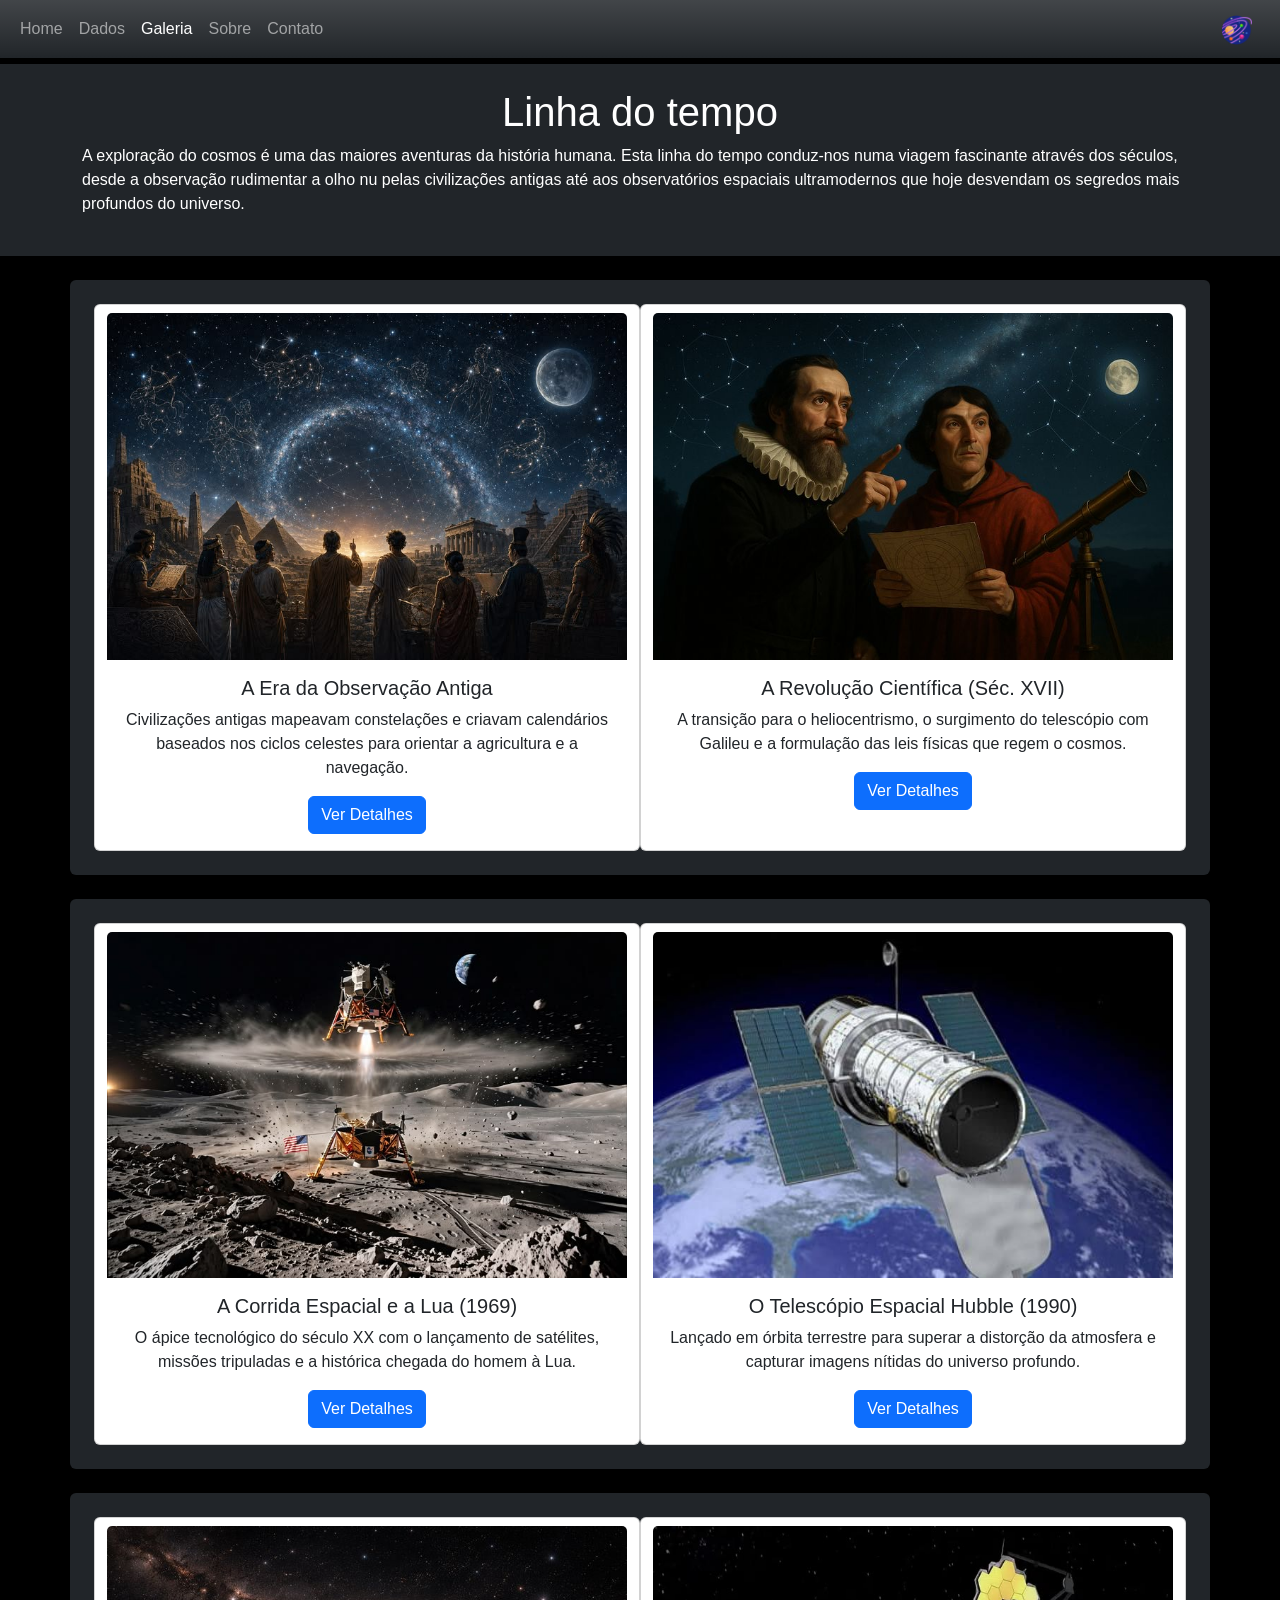
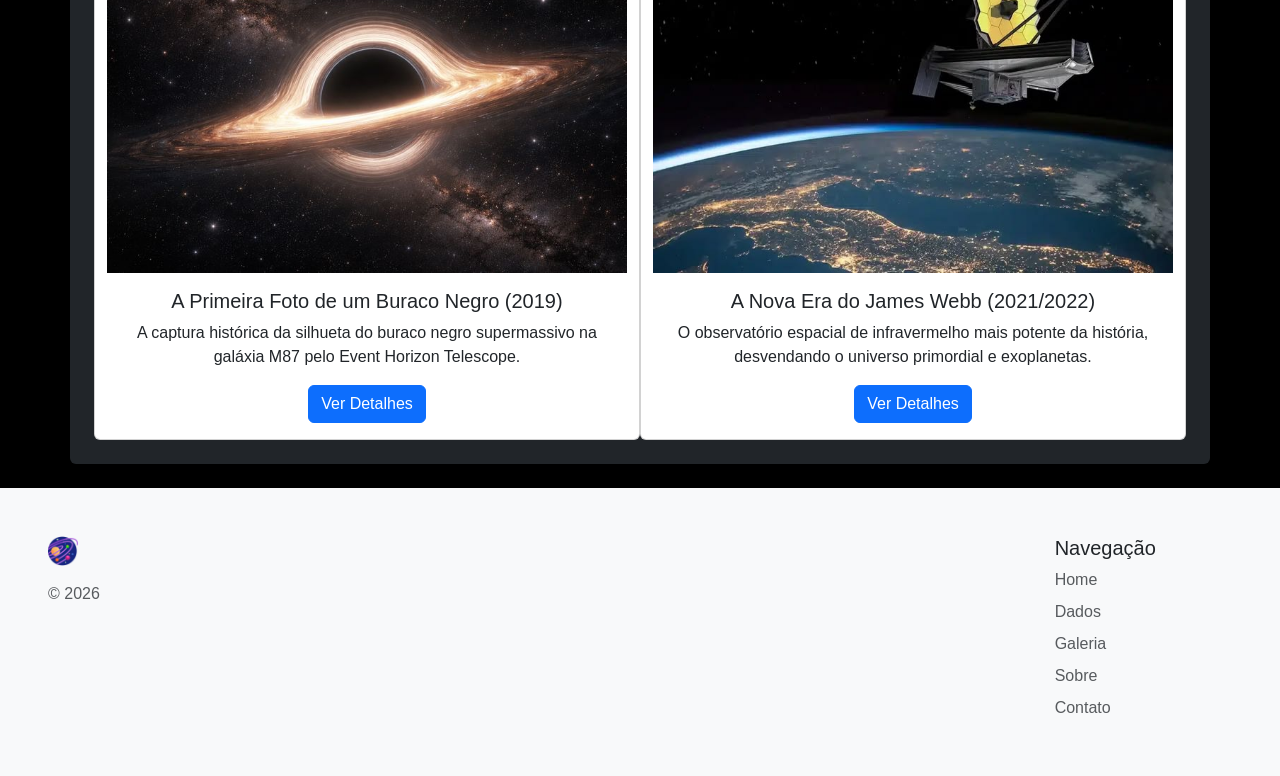
<file: galeria.html>
<!doctype html>
<html lang="en">

<head>
    <meta charset="utf-8">
    <meta name="viewport" content="width=device-width, initial-scale=1">
    <title>GALERIA</title>
    <link href="https://cdn.jsdelivr.net/npm/bootstrap@5.3.8/dist/css/bootstrap.min.css" rel="stylesheet"
        integrity="sha384-sRIl4kxILFvY47J16cr9ZwB07vP4J8+LH7qKQnuqkuIAvNWLzeN8tE5YBujZqJLB" crossorigin="anonymous">
    <link rel="stylesheet" href="./css/style.css">
</head>

<body>
    <header class="fixed-top">
        <nav class="navbar navbar-expand-md navbar-dark bg-dark bg-gradient">
            <div class="container-fluid">
                <button class="navbar-toggler" type="button" data-bs-toggle="collapse" data-bs-target="#navbarCollapse"
                    aria-controls="navbarCollapse" aria-expanded="false" aria-label="Toggle navigation">
                    <span class="navbar-toggler-icon"></span>
                </button>
                <div class="collapse navbar-collapse" id="navbarCollapse">
                    <ul class="navbar-nav me-auto mb-md-0">
                        <li class="nav-item">
                            <a class="nav-link" href="index.html">Home</a>
                        </li>
                        <li class="nav-item">
                            <a class="nav-link" href="dados.html">Dados</a>
                        </li>
                        <li class="nav-item">
                            <a class="nav-link active" aria-current="page" href="galeria.html">Galeria</a>
                        </li>
                        <li class="nav-item">
                            <a class="nav-link" href="sobre.html">Sobre</a>
                        </li>
                        <li class="nav-item">
                            <a class="nav-link" href="contato.html">Contato</a>
                        </li>
                    </ul>
                </div>
                <a class="navbar-brand justify-content-end" href="index.html">
                    <img src="./image/galaxia.png" width="30" height="30">
                </a>
            </div>
        </nav>
    </header>
    <main class="mt-5 pt-3">
        <section class="text-white bg-dark">
            <div class="container py-4">
                <h1 class="text-center">Linha do tempo</h1>
                <p>
                    A exploração do cosmos é uma das maiores aventuras da história humana. Esta linha do tempo
                    conduz-nos
                    numa viagem fascinante através dos séculos, desde a observação rudimentar a olho nu pelas
                    civilizações
                    antigas até aos observatórios espaciais ultramodernos que hoje desvendam os segredos mais profundos
                    do
                    universo.
                </p>
            </div>
        </section>
        <section class="container">
            <div class="row p-4 mt-4 rounded text-center bg-dark">
                <div class="card col-lg-6">
                    <img src="./image/povos-antigos.jfif" class="card-img-top mt-2">
                    <div class="card-body">
                        <h5 class="card-title">A Era da Observação Antiga</h5>
                        <p class="card-text">
                            Civilizações antigas mapeavam constelações e criavam calendários baseados nos ciclos
                            celestes
                            para orientar a agricultura e a navegação.
                        </p>
                        <button type="button" class="btn btn-primary" data-bs-toggle="modal" data-bs-target="#modal1">
                            Ver Detalhes
                        </button>
                        <div class="modal fade" id="modal1" tabindex="-1" aria-labelledby="modal1Label"
                            aria-hidden="true">
                            <div class="modal-dialog">
                                <div class="modal-content">
                                    <div class="modal-header">
                                        <h1 class="modal-title fs-5" id="modal1Label">Detalhes: A Era da Observação
                                            Antiga
                                        </h1>
                                        <button type="button" class="btn-close" data-bs-dismiss="modal"
                                            aria-label="Close"></button>
                                    </div>
                                    <div class="modal-body">
                                        Antes dos instrumentos modernos, povos como os babilónios, egípcios, maias e
                                        gregos
                                        passavam noites a observar o céu a olho nu. Eles catalogaram estrelas, previram
                                        eclipses e desenvolveram modelos cosmológicos primitivos, como o sistema
                                        geocêntrico
                                        de Ptolomeu, onde a Terra ocupava o centro absoluto do universo conhecido.
                                    </div>
                                    <div class="modal-footer">
                                        <button type="button" class="btn btn-secondary"
                                            data-bs-dismiss="modal">Fechar</button>
                                    </div>
                                </div>
                            </div>
                        </div>
                    </div>
                </div>
                <div class="card col-lg-6">
                    <img src="./image/revolucao-cientifica_XVII.jfif" class="card-img-top mt-2">
                    <div class="card-body">
                        <h5 class="card-title">A Revolução Científica (Séc. XVII)</h5>
                        <p class="card-text">
                            A transição para o heliocentrismo, o surgimento do telescópio com Galileu e a formulação das
                            leis físicas que regem o cosmos.
                        </p>
                        <button type="button" class="btn btn-primary" data-bs-toggle="modal" data-bs-target="#modal2">
                            Ver Detalhes
                        </button>
                        <div class="modal fade" id="modal2" tabindex="-1" aria-labelledby="modal2Label"
                            aria-hidden="true">
                            <div class="modal-dialog">
                                <div class="modal-content">
                                    <div class="modal-header">
                                        <h1 class="modal-title fs-5" id="modal2Label">Detalhes: A Revolução Científica
                                        </h1>
                                        <button type="button" class="btn-close" data-bs-dismiss="modal"
                                            aria-label="Close"></button>
                                    </div>
                                    <div class="modal-body">
                                        O século XVII transformou radicalmente a astronomia. Com Nicolau Copérnico e
                                        Johannes Kepler, o modelo heliocêntrico ganhou força. Logo em seguida, Galileu
                                        Galilei apontou o telescópio para o céu, descobrindo as luas de Júpiter. Por
                                        fim,
                                        Isaac Newton unificou a mecânica celeste com a lei da gravitação universal,
                                        explicando o movimento dos planetas.
                                    </div>
                                    <div class="modal-footer">
                                        <button type="button" class="btn btn-secondary"
                                            data-bs-dismiss="modal">Fechar</button>
                                    </div>
                                </div>
                            </div>
                        </div>
                    </div>
                </div>
            </div>
        </section>
        <section class="container">
            <div class="row p-4 mt-4 rounded text-center bg-dark">
                <div class="card col-lg-6">
                    <img src="./image/missao-apollo.jpg" class="card-img-top mt-2">
                    <div class="card-body">
                        <h5 class="card-title">A Corrida Espacial e a Lua (1969)</h5>
                        <p class="card-text">
                            O ápice tecnológico do século XX com o lançamento de satélites, missões tripuladas e a
                            histórica
                            chegada do homem à Lua.
                        </p>
                        <button type="button" class="btn btn-primary" data-bs-toggle="modal" data-bs-target="#modal3">
                            Ver Detalhes
                        </button>
                        <div class="modal fade" id="modal3" tabindex="-1" aria-labelledby="modal3Label"
                            aria-hidden="true">
                            <div class="modal-dialog">
                                <div class="modal-content">
                                    <div class="modal-header">
                                        <h1 class="modal-title fs-5" id="modal3Label">Detalhes: A Corrida Espacial e a
                                            Lua
                                        </h1>
                                        <button type="button" class="btn-close" data-bs-dismiss="modal"
                                            aria-label="Close"></button>
                                    </div>
                                    <div class="modal-body">
                                        Impulsionada pela Guerra Fria, a Corrida Espacial levou ao lançamento do Sputnik
                                        e,
                                        posteriormente, ao programa Apollo da NASA. Em julho de 1969, a missão Apollo 11
                                        concretizou o maior feito da engenharia moderna ao pousar seres humanos na
                                        superfície lunar, abrindo as portas para a exploração tripulada do espaço.
                                    </div>
                                    <div class="modal-footer">
                                        <button type="button" class="btn btn-secondary"
                                            data-bs-dismiss="modal">Fechar</button>
                                    </div>
                                </div>
                            </div>
                        </div>
                    </div>
                </div>
                <div class="card col-lg-6">
                    <img src="./image/telescopio-hubble.jfif" class="card-img-top mt-2">
                    <div class="card-body">
                        <h5 class="card-title">O Telescópio Espacial Hubble (1990)</h5>
                        <p class="card-text">
                            Lançado em órbita terrestre para superar a distorção da atmosfera e capturar imagens nítidas
                            do
                            universo profundo.
                        </p>
                        <button type="button" class="btn btn-primary" data-bs-toggle="modal" data-bs-target="#modal4">
                            Ver Detalhes
                        </button>
                        <div class="modal fade" id="modal4" tabindex="-1" aria-labelledby="modal4Label"
                            aria-hidden="true">
                            <div class="modal-dialog">
                                <div class="modal-content">
                                    <div class="modal-header">
                                        <h1 class="modal-title fs-5" id="modal4Label">Detalhes do Telescópio Hubble</h1>
                                        <button type="button" class="btn-close" data-bs-dismiss="modal"
                                            aria-label="Close"></button>
                                    </div>
                                    <div class="modal-body">
                                        O lançamento do Hubble em 1990 marcou o início dos grandes observatórios
                                        espaciais.
                                        Livre dos efeitos turbulentos da atmosfera da Terra, ele revolucionou a
                                        astrofísica
                                        ao permitir calcular com precisão a taxa de expansão do universo, estimar sua
                                        idade
                                        e registrar berçários estelares e galáxias distantes com detalhes sem
                                        precedentes.
                                    </div>
                                    <div class="modal-footer">
                                        <button type="button" class="btn btn-secondary"
                                            data-bs-dismiss="modal">Fechar</button>
                                    </div>
                                </div>
                            </div>
                        </div>
                    </div>
                </div>
            </div>
        </section>
        <section class="container">
            <div class="row p-4 mt-4 rounded text-center bg-dark">
                <div class="card col-lg-6">
                    <img src="./image/buraco-negro.jpg" class="card-img-top mt-2">
                    <div class="card-body">
                        <h5 class="card-title">A Primeira Foto de um Buraco Negro (2019)</h5>
                        <p class="card-text">
                            A captura histórica da silhueta do buraco negro supermassivo na galáxia M87 pelo Event
                            Horizon
                            Telescope.
                        </p>
                        <button type="button" class="btn btn-primary" data-bs-toggle="modal" data-bs-target="#modal5">
                            Ver Detalhes
                        </button>
                        <div class="modal fade" id="modal5" tabindex="-1" aria-labelledby="modal5Label"
                            aria-hidden="true">
                            <div class="modal-dialog">
                                <div class="modal-content">
                                    <div class="modal-header">
                                        <h1 class="modal-title fs-5" id="modal5Label">Detalhes: A Foto do Buraco Negro
                                        </h1>
                                        <button type="button" class="btn-close" data-bs-dismiss="modal"
                                            aria-label="Close"></button>
                                    </div>
                                    <div class="modal-body">
                                        Em abril de 2019, a colaboração internacional Event Horizon Telescope
                                        surpreendeu o
                                        mundo ao revelar a primeira imagem direta de um buraco negro. Utilizando uma
                                        rede
                                        global de radiotelescópios sincronizados como se fossem um único instrumento do
                                        tamanho da Terra, foi possível registrar o anel de plasma brilhante ao redor do
                                        horizonte de eventos da galáxia M87*.
                                    </div>
                                    <div class="modal-footer">
                                        <button type="button" class="btn btn-secondary"
                                            data-bs-dismiss="modal">Fechar</button>
                                    </div>
                                </div>
                            </div>
                        </div>
                    </div>
                </div>
                <div class="card col-lg-6">
                    <img src="./image/james-webb.jfif" class="card-img-top mt-2">
                    <div class="card-body">
                        <h5 class="card-title">A Nova Era do James Webb (2021/2022)</h5>
                        <p class="card-text">
                            O observatório espacial de infravermelho mais potente da história, desvendando o universo
                            primordial e exoplanetas.
                        </p>
                        <button type="button" class="btn btn-primary" data-bs-toggle="modal" data-bs-target="#modal6">
                            Ver Detalhes
                        </button>
                        <div class="modal fade" id="modal6" tabindex="-1" aria-labelledby="modal6Label"
                            aria-hidden="true">
                            <div class="modal-dialog">
                                <div class="modal-content">
                                    <div class="modal-header">
                                        <h1 class="modal-title fs-5" id="modal6Label">Detalhes do Telescópio James Webb
                                        </h1>
                                        <button type="button" class="btn-close" data-bs-dismiss="modal"
                                            aria-label="Close"></button>
                                    </div>
                                    <div class="modal-body">
                                        Lançado no final de 2021, o Telescópio Espacial James Webb (JWST) representa o
                                        ápice
                                        da tecnologia astronómica atual. Operando no espectro infravermelho e
                                        posicionado a
                                        1,5 milhão de quilómetros da Terra, ele consegue espreitar através de densas
                                        nuvens
                                        de poeira cósmica, capturar a luz das primeiras galáxias formadas após o Big
                                        Bang e
                                        analisar a composição atmosférica de exoplanetas em busca de sinais de vida.
                                    </div>
                                    <div class="modal-footer">
                                        <button type="button" class="btn btn-secondary"
                                            data-bs-dismiss="modal">Fechar</button>
                                    </div>
                                </div>
                            </div>
                        </div>
                    </div>
                </div>
            </div>
        </section>
    </main>
    <footer>
        <div class="p-5 mt-4 bg-light">
            <div class="row">
                <div class="col-sm-10">
                    <a href="index.html" class="col-1 text-decoration-none">
                        <img src="./image/galaxia.png" width="30" height="30">
                    </a>
                    <p class="mt-3 text-body-secondary">© 2026</p>
                </div>
                <div class="col-sm-2">
                    <h5>Navegação</h5>
                    <ul class="nav flex-column">
                        <li class="col-sm-1 nav-item mb-2">
                            <a href="index.html" class="nav-link p-0 text-body-secondary">Home</a>
                        </li>
                        <li class="col-sm-1 nav-item mb-2">
                            <a href="dados.html" class="nav-link p-0 text-body-secondary">Dados</a>
                        </li>
                        <li class="col-sm-1 nav-item mb-2">
                            <a href="galeria.html" class="nav-link p-0 text-body-secondary">Galeria</a>
                        </li>
                        <li class="col-sm-1 nav-item mb-2">
                            <a href="sobre.html" class="nav-link p-0 text-body-secondary">Sobre</a>
                        </li>
                        <li class="col-sm-1 nav-item mb-2">
                            <a href="contato.html" class="nav-link p-0 text-body-secondary">Contato</a>
                        </li>
                    </ul>
                </div>
            </div>
        </div>
    </footer>
    <script src="https://cdn.jsdelivr.net/npm/bootstrap@5.3.8/dist/js/bootstrap.bundle.min.js"
        integrity="sha384-FKyoEForCGlyvwx9Hj09JcYn3nv7wiPVlz7YYwJrWVcXK/BmnVDxM+D2scQbITxI"
        crossorigin="anonymous"></script>
</body>

</html>
</file>
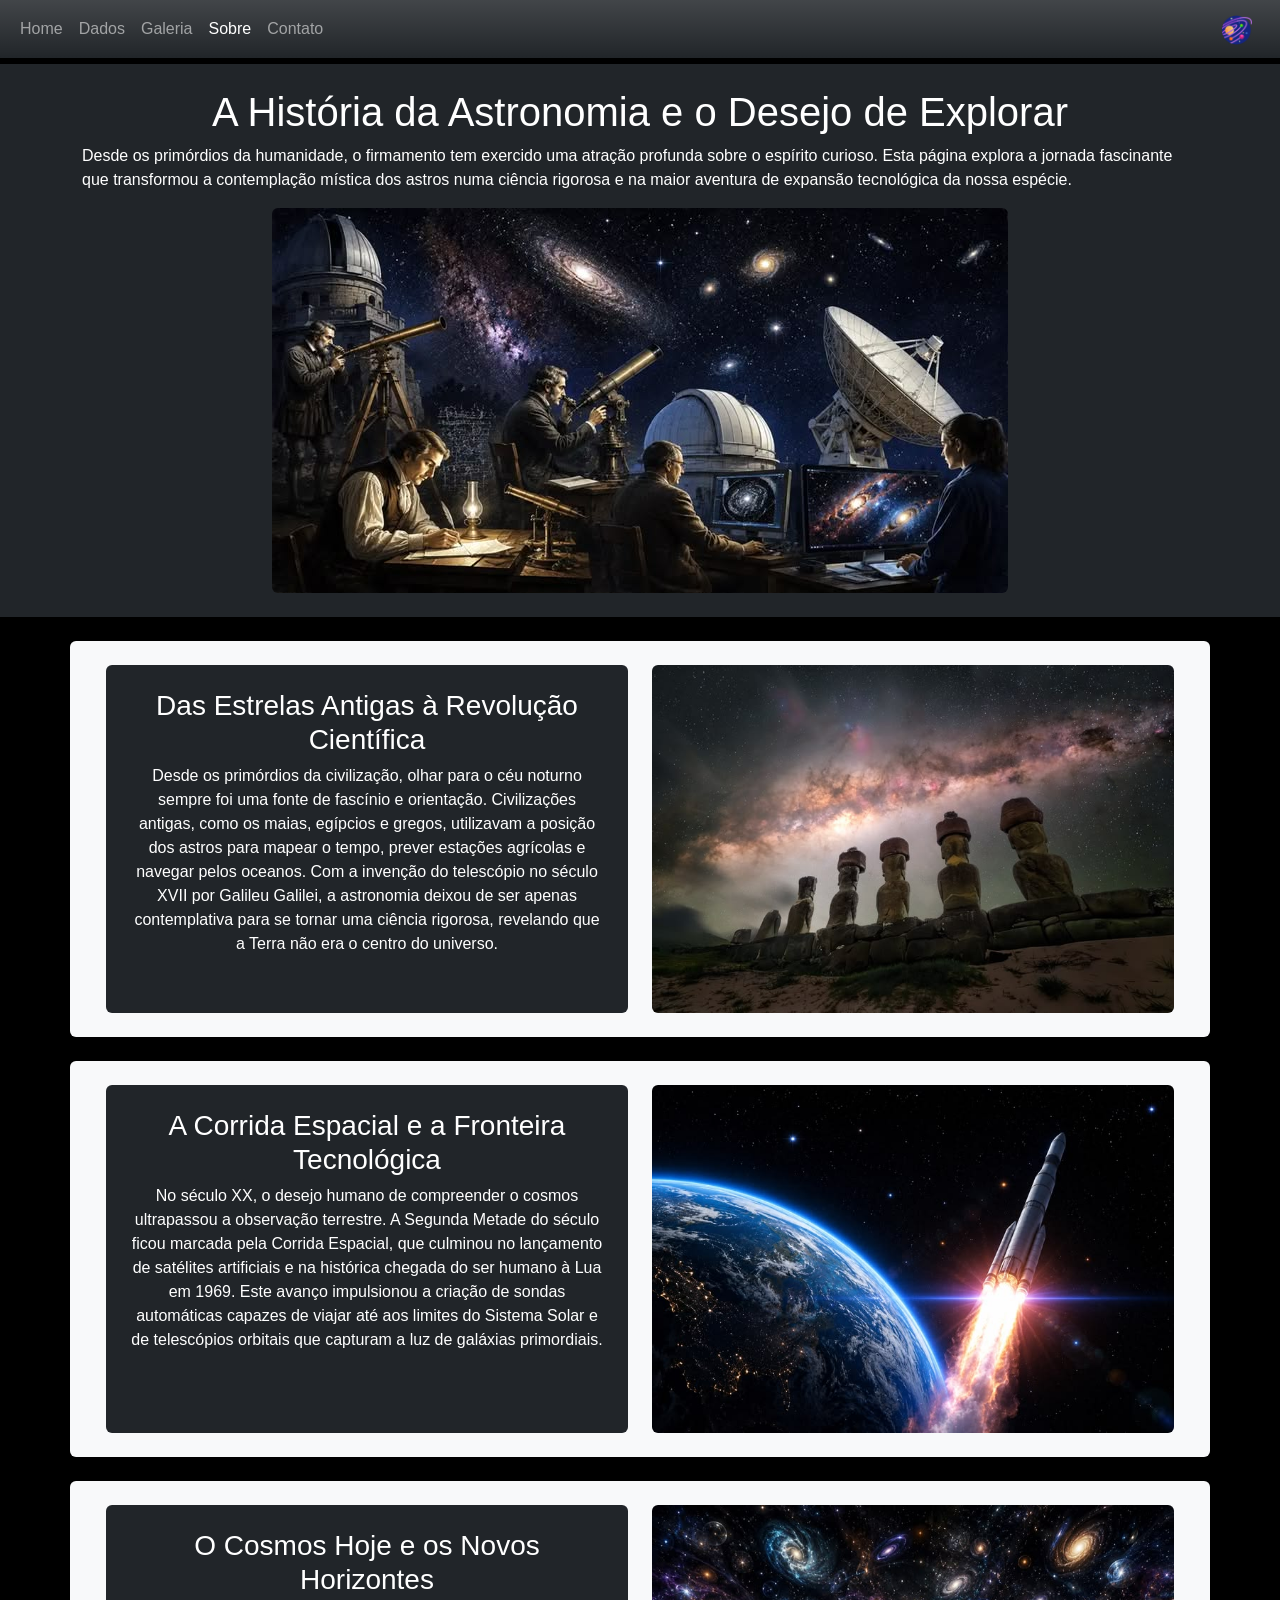
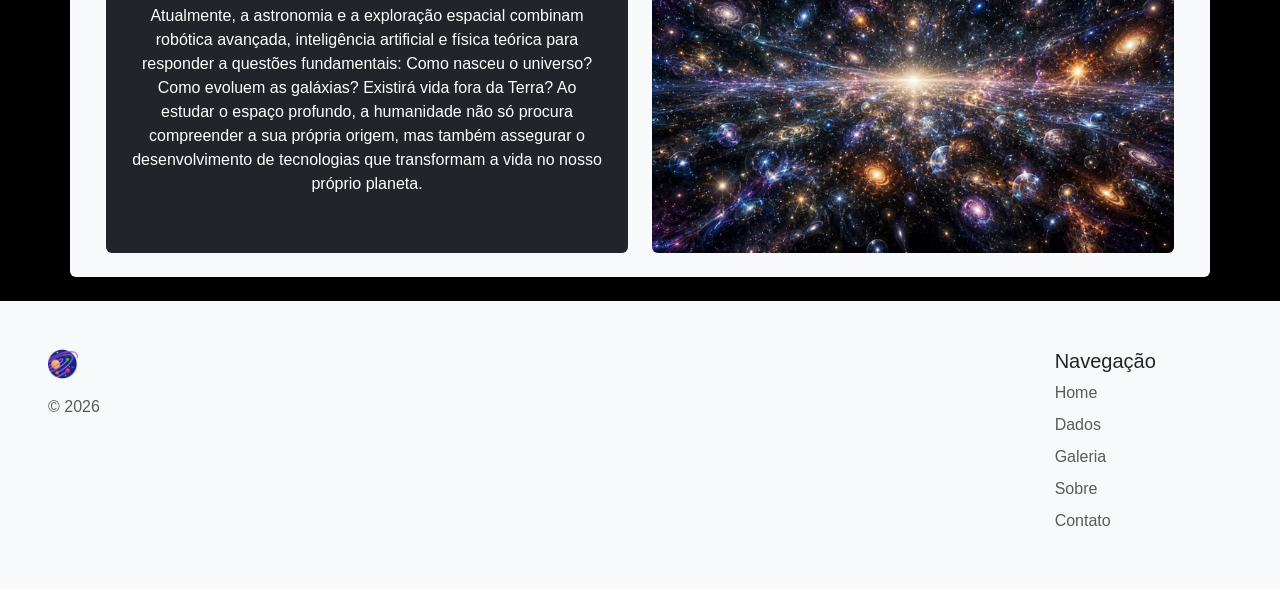
<file: sobre.html>
<!doctype html>
<html lang="en">

<head>
    <meta charset="utf-8">
    <meta name="viewport" content="width=device-width, initial-scale=1">
    <title>SOBRE</title>
    <link href="https://cdn.jsdelivr.net/npm/bootstrap@5.3.8/dist/css/bootstrap.min.css" rel="stylesheet"
        integrity="sha384-sRIl4kxILFvY47J16cr9ZwB07vP4J8+LH7qKQnuqkuIAvNWLzeN8tE5YBujZqJLB" crossorigin="anonymous">
    <link rel="stylesheet" href="./css/style.css">
</head>

<body>
    <header class="fixed-top">
        <nav class="navbar navbar-expand-md navbar-dark bg-dark bg-gradient">
            <div class="container-fluid">
                <button class="navbar-toggler" type="button" data-bs-toggle="collapse" data-bs-target="#navbarCollapse"
                    aria-controls="navbarCollapse" aria-expanded="false" aria-label="Toggle navigation">
                    <span class="navbar-toggler-icon"></span>
                </button>
                <div class="collapse navbar-collapse" id="navbarCollapse">
                    <ul class="navbar-nav me-auto mb-md-0">
                        <li class="nav-item">
                            <a class="nav-link" href="index.html">Home</a>
                        </li>
                        <li class="nav-item">
                            <a class="nav-link" href="dados.html">Dados</a>
                        </li>
                        <li class="nav-item">
                            <a class="nav-link" href="galeria.html">Galeria</a>
                        </li>
                        <li class="nav-item">
                            <a class="nav-link active" aria-current="page" href="sobre.html">Sobre</a>
                        </li>
                        <li class="nav-item">
                            <a class="nav-link" href="contato.html">Contato</a>
                        </li>
                    </ul>
                </div>
                <a class="navbar-brand justify-content-end" href="index.html">
                    <img src="./image/galaxia.png" width="30" height="30">
                </a>
            </div>
        </nav>
    </header>
    <main class="mt-5 pt-3">
        <section class="text-white text-center bg-dark">
            <div class="container py-4">
                <h1>A História da Astronomia e o Desejo de Explorar</h1>
                <p class="text-start">
                    Desde os primórdios da humanidade, o firmamento tem exercido uma atração profunda sobre o espírito
                    curioso. Esta página explora a jornada fascinante que transformou a contemplação mística dos astros
                    numa
                    ciência rigorosa e na maior aventura de expansão tecnológica da nossa espécie.
                </p>
                <img src="./image/cientistas-astronomos.jfif" class="img-fluid rounded">
            </div>
        </section>
        <section class="container">
            <div class="row p-4 mt-4 rounded text-center bg-light">
                <div class="col-lg-6">
                    <div class="p-4 rounded text-white bg-dark h-100">
                        <h3>Das Estrelas Antigas à Revolução Científica</h3>
                        <p>
                            Desde os primórdios da civilização, olhar para o céu noturno sempre foi uma fonte de
                            fascínio e orientação. Civilizações antigas, como os maias, egípcios e gregos, utilizavam a
                            posição dos astros para mapear o tempo, prever estações agrícolas e navegar pelos oceanos.
                            Com a invenção do telescópio no século XVII por Galileu Galilei, a astronomia deixou de ser
                            apenas contemplativa para se tornar uma ciência rigorosa, revelando que a Terra não era o
                            centro do universo.
                        </p>
                    </div>
                </div>
                <div class="col-lg-6">
                    <img src="./image/astronomia-antiga.jfif" class="img-fluid rounded">
                </div>
            </div>
            <div class="row p-4 mt-4 rounded text-center bg-light">
                <div class="col-lg-6">
                    <div class="p-4 rounded text-white bg-dark h-100">
                        <h3>A Corrida Espacial e a Fronteira Tecnológica</h3>
                        <p>
                            No século XX, o desejo humano de compreender o cosmos ultrapassou a observação terrestre. A
                            Segunda Metade do século ficou marcada pela Corrida Espacial, que culminou no lançamento de
                            satélites artificiais e na histórica chegada do ser humano à Lua em 1969. Este avanço
                            impulsionou a criação de sondas automáticas capazes de viajar até aos limites do Sistema
                            Solar e de telescópios orbitais que capturam a luz de galáxias primordiais.
                        </p>
                    </div>
                </div>
                <div class="col-lg-6">
                    <img src="./image/corrida-espacial.jfif" class="img-fluid rounded">
                </div>
            </div>
            <div class="row p-4 mt-4 rounded text-center bg-light">
                <div class="col-lg-6">
                    <div class="p-4 rounded text-white bg-dark h-100">
                        <h3>O Cosmos Hoje e os Novos Horizontes</h3>
                        <p>
                            Atualmente, a astronomia e a exploração espacial combinam robótica avançada, inteligência
                            artificial e física teórica para responder a questões fundamentais: Como nasceu o universo?
                            Como evoluem as galáxias? Existirá vida fora da Terra? Ao estudar o espaço profundo, a
                            humanidade não só procura compreender a sua própria origem, mas também assegurar o
                            desenvolvimento de tecnologias que transformam a vida no nosso próprio planeta.
                        </p>
                    </div>
                </div>
                <div class="col-lg-6">
                    <img src="./image/universo-observavel.jfif" class="img-fluid rounded">
                </div>
            </div>
        </section>
    </main>
    <footer>
        <div class="p-5 mt-4 bg-light">
            <div class="row">
                <div class="col-sm-10">
                    <a href="index.html" class="col-1 text-decoration-none">
                        <img src="./image/galaxia.png" width="30" height="30">
                    </a>
                    <p class="mt-3 text-body-secondary">© 2026</p>
                </div>
                <div class="col-sm-2">
                    <h5>Navegação</h5>
                    <ul class="nav flex-column">
                        <li class="col-sm-1 nav-item mb-2">
                            <a href="index.html" class="nav-link p-0 text-body-secondary">Home</a>
                        </li>
                        <li class="col-sm-1 nav-item mb-2">
                            <a href="dados.html" class="nav-link p-0 text-body-secondary">Dados</a>
                        </li>
                        <li class="col-sm-1 nav-item mb-2">
                            <a href="galeria.html" class="nav-link p-0 text-body-secondary">Galeria</a>
                        </li>
                        <li class="col-sm-1 nav-item mb-2">
                            <a href="sobre.html" class="nav-link p-0 text-body-secondary">Sobre</a>
                        </li>
                        <li class="col-sm-1 nav-item mb-2">
                            <a href="contato.html" class="nav-link p-0 text-body-secondary">Contato</a>
                        </li>
                    </ul>
                </div>
            </div>
        </div>
    </footer>
    <script src="https://cdn.jsdelivr.net/npm/bootstrap@5.3.8/dist/js/bootstrap.bundle.min.js"
        integrity="sha384-FKyoEForCGlyvwx9Hj09JcYn3nv7wiPVlz7YYwJrWVcXK/BmnVDxM+D2scQbITxI"
        crossorigin="anonymous"></script>
</body>

</html>
</file>
<file: css/style.css>
body {
    background-color: black;
    font-family: 'Gill Sans', 'Gill Sans MT', Calibri, 'Trebuchet MS', sans-serif, Courier, monospace;
}
</file>
